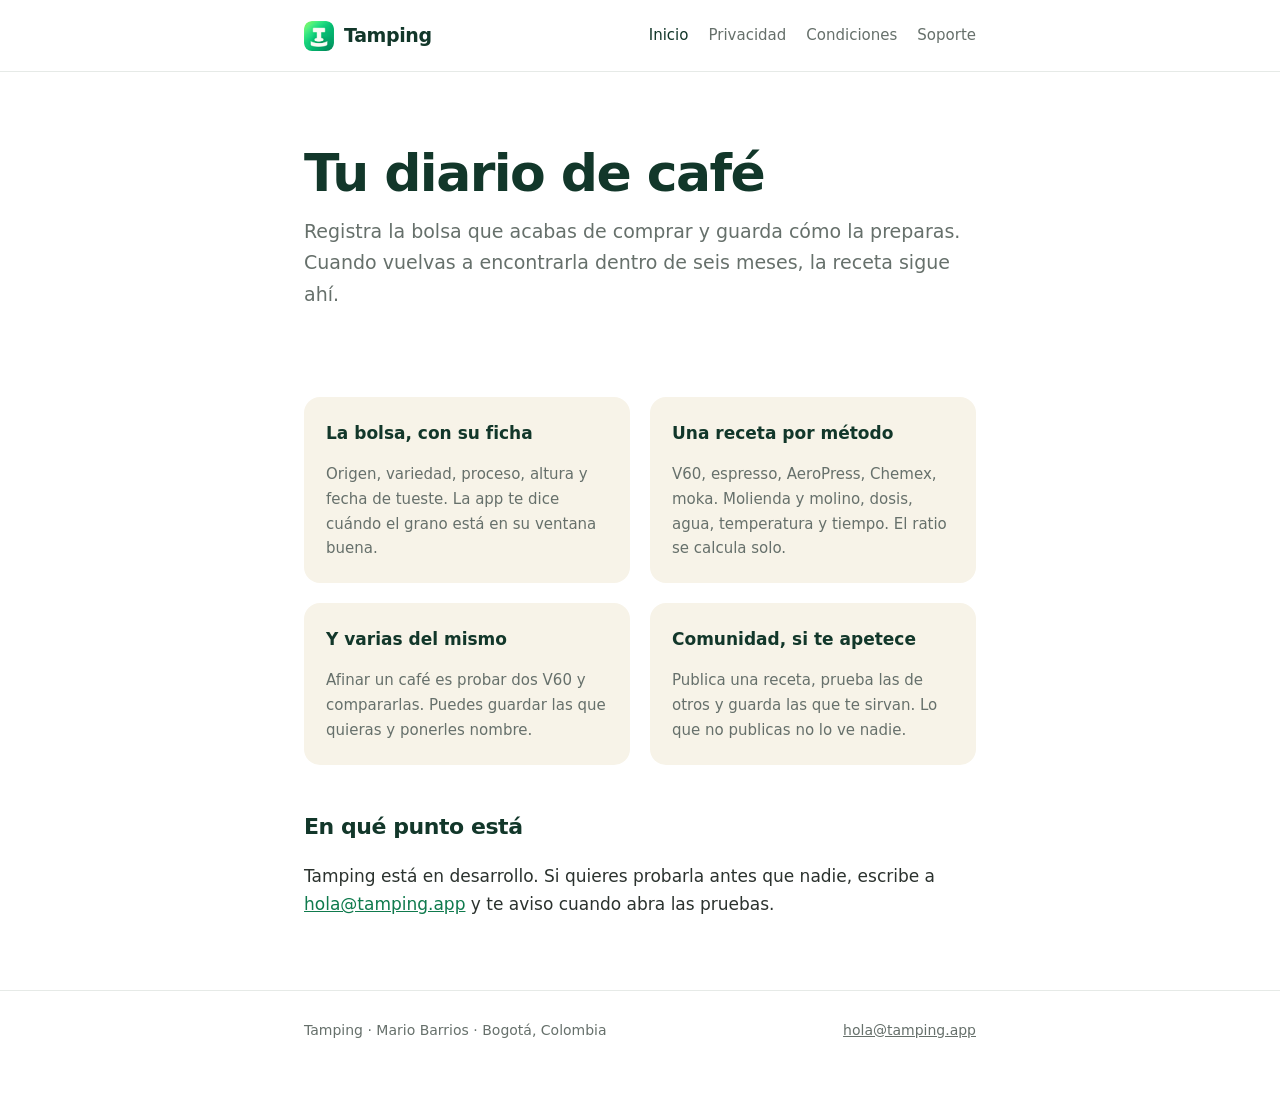
<file: index.html>
<!doctype html>
<html lang="es">
<head>
<meta charset="utf-8">
<meta name="viewport" content="width=device-width, initial-scale=1">
<title>Tamping · Tu diario de café</title>
<meta name="description" content="Registra los cafés que compras y cómo los preparas. Guarda tus recetas por método y compártelas con otros baristas.">
<link rel="icon" href="icono.png">
<link rel="stylesheet" href="estilo.css">
</head>
<body>
<header>
  <div class="contenedor">
    <a class="marca" href="/"><img src="icono.png" alt=""> Tamping</a>
    <nav>
      <a href="/" aria-current="page">Inicio</a>
      <a href="/privacidad.html">Privacidad</a>
      <a href="/terminos.html">Condiciones</a>
      <a href="/soporte.html">Soporte</a>
    </nav>
  </div>
</header>
<main class="contenedor">
<section class="portada">
  <h1>Tu diario de café</h1>
  <p class="entradilla">Registra la bolsa que acabas de comprar y guarda cómo la preparas. Cuando vuelvas a encontrarla dentro de seis meses, la receta sigue ahí.</p>
</section>

<div class="rasgos">
  <div class="rasgo">
    <h3>La bolsa, con su ficha</h3>
    <p>Origen, variedad, proceso, altura y fecha de tueste. La app te dice cuándo el grano está en su ventana buena.</p>
  </div>
  <div class="rasgo">
    <h3>Una receta por método</h3>
    <p>V60, espresso, AeroPress, Chemex, moka. Molienda y molino, dosis, agua, temperatura y tiempo. El ratio se calcula solo.</p>
  </div>
  <div class="rasgo">
    <h3>Y varias del mismo</h3>
    <p>Afinar un café es probar dos V60 y compararlas. Puedes guardar las que quieras y ponerles nombre.</p>
  </div>
  <div class="rasgo">
    <h3>Comunidad, si te apetece</h3>
    <p>Publica una receta, prueba las de otros y guarda las que te sirvan. Lo que no publicas no lo ve nadie.</p>
  </div>
</div>

<h2>En qué punto está</h2>
<p>Tamping está en desarrollo. Si quieres probarla antes que nadie, escribe a <a href="mailto:hola@tamping.app">hola@tamping.app</a> y te aviso cuando abra las pruebas.</p>
</main>
<footer>
  <div class="contenedor">
    <span>Tamping · Mario Barrios · Bogotá, Colombia</span>
    <span><a href="mailto:hola@tamping.app">hola@tamping.app</a></span>
  </div>
</footer>
</body>
</html>
</file>
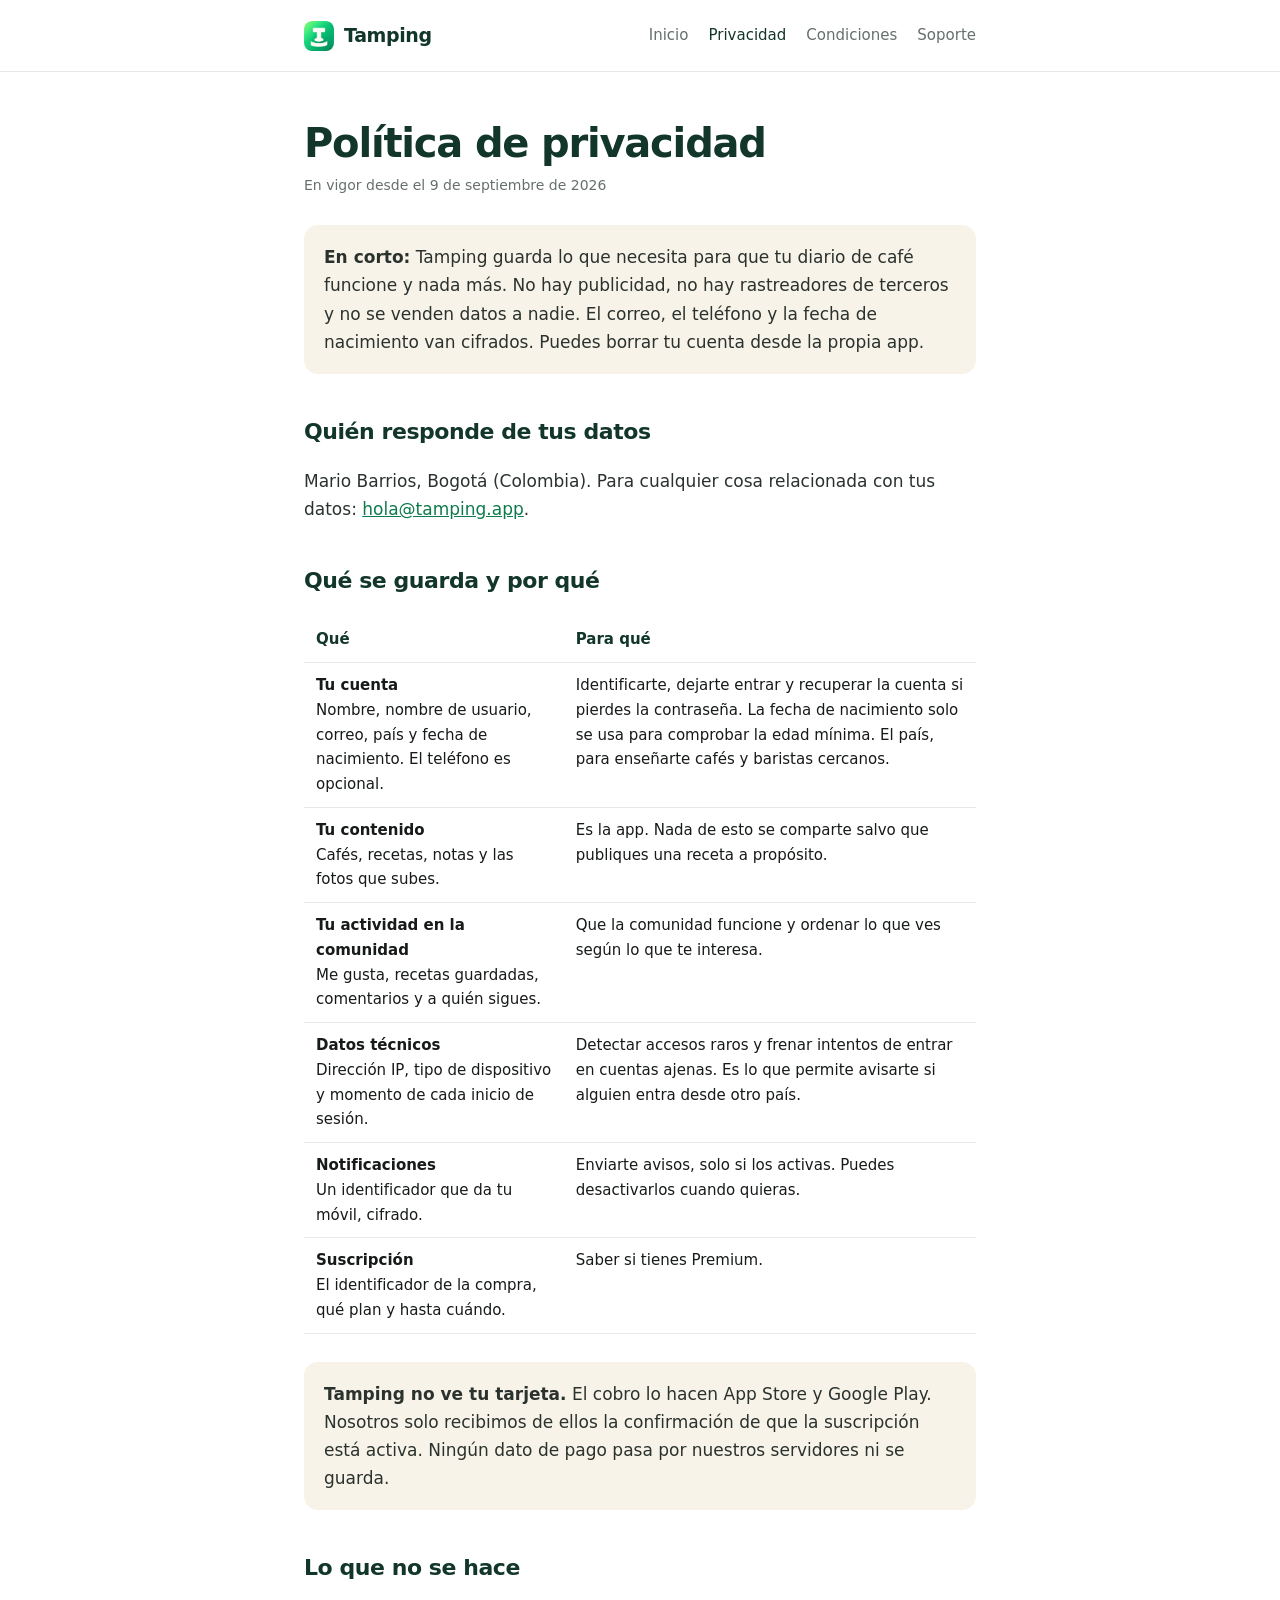
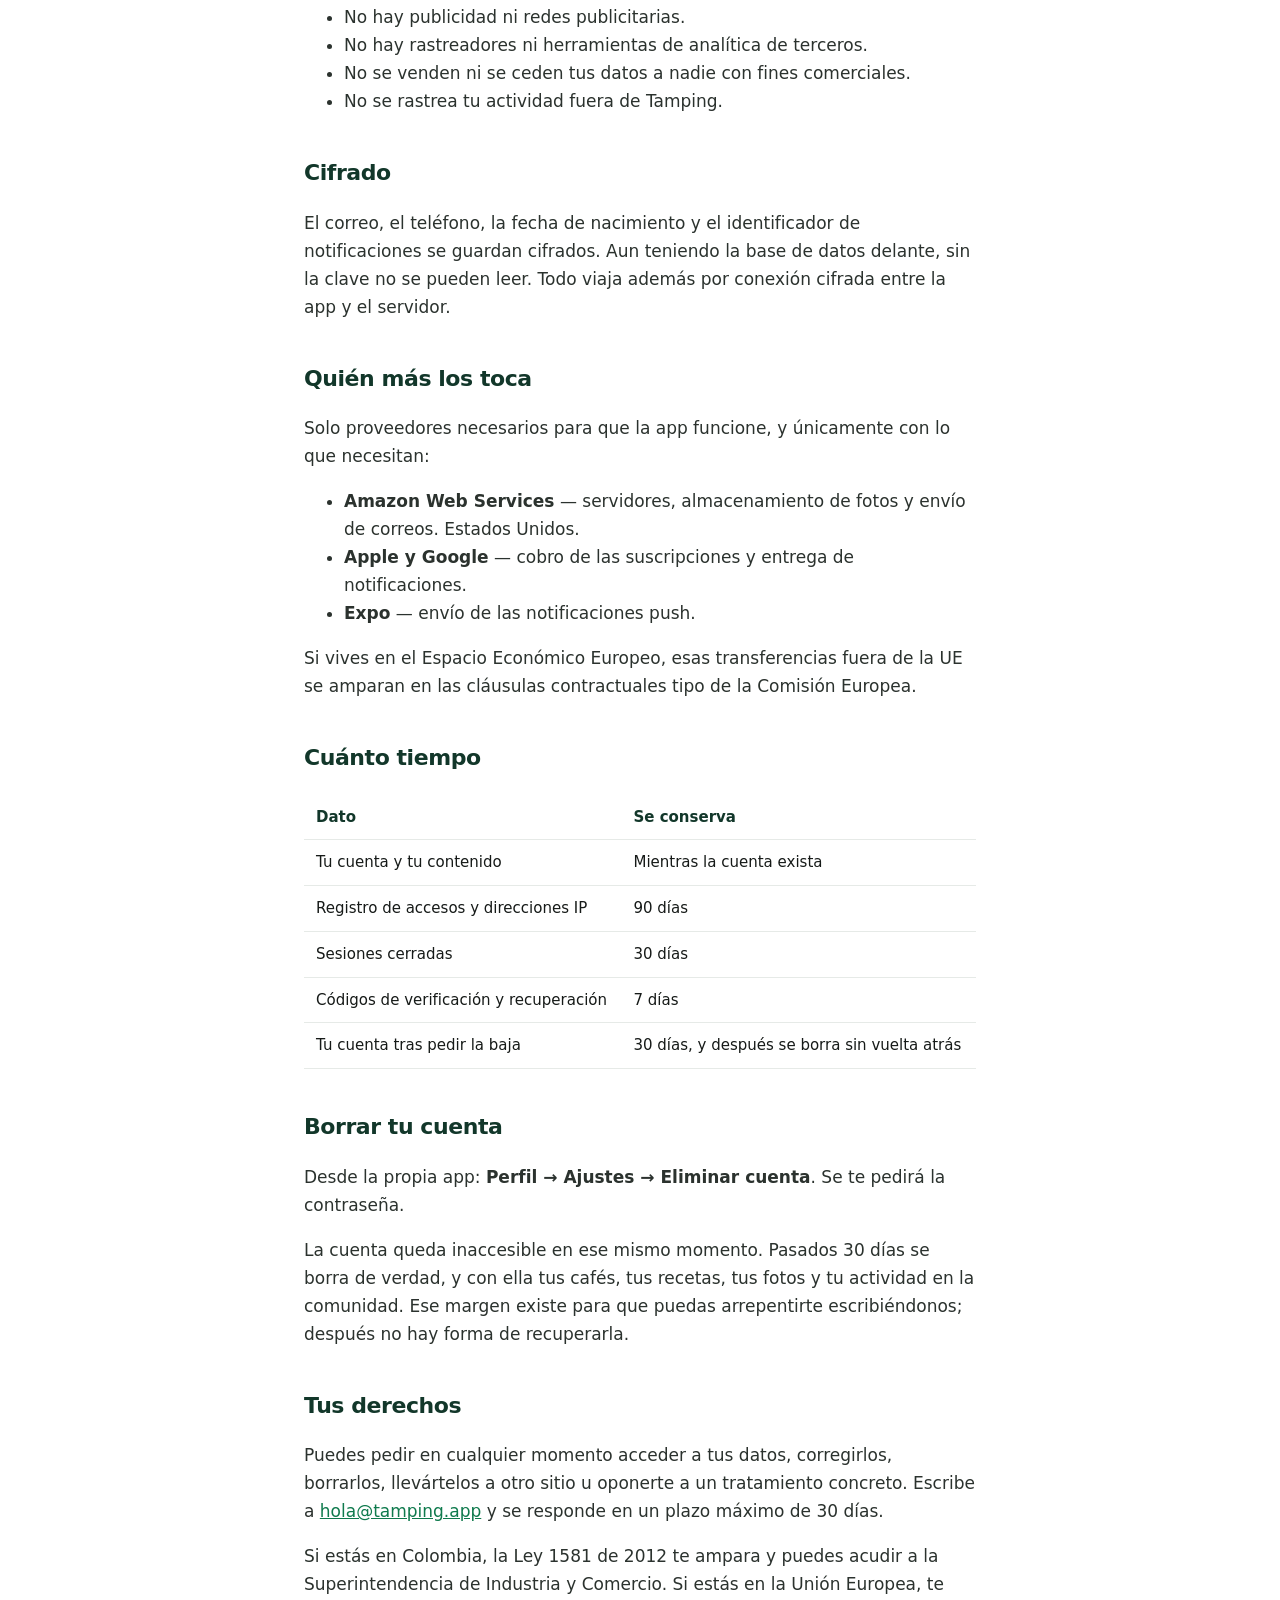
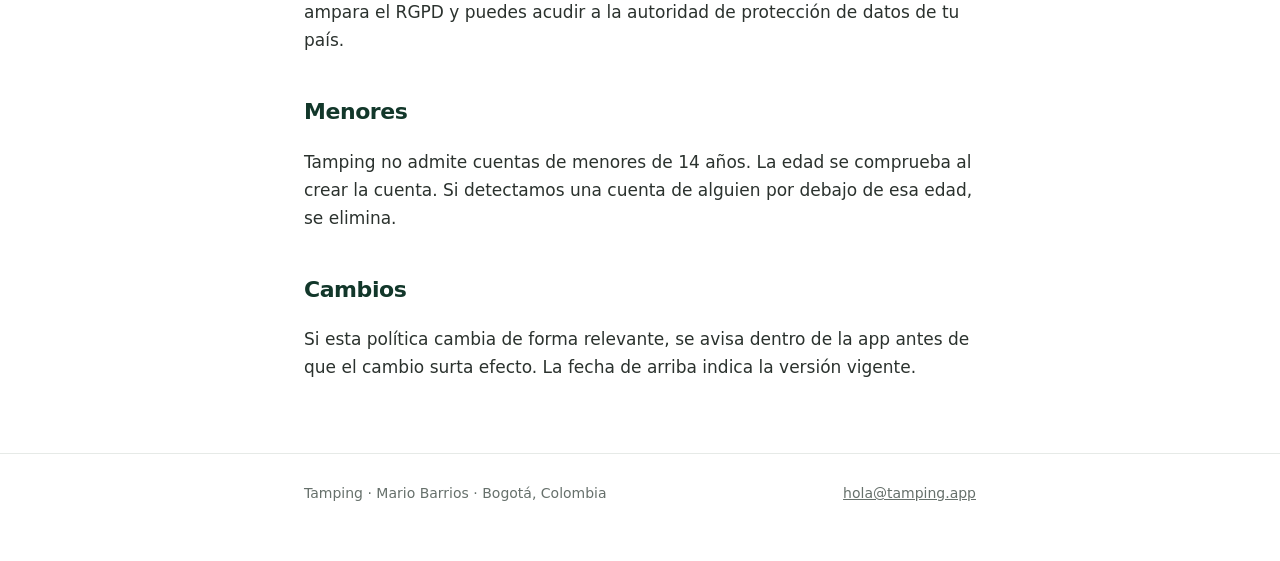
<file: privacidad.html>
<!doctype html>
<html lang="es">
<head>
<meta charset="utf-8">
<meta name="viewport" content="width=device-width, initial-scale=1">
<title>Privacidad · Tamping</title>
<meta name="description" content="Qué datos guarda Tamping, para qué, cuánto tiempo y cómo pedir que se borren.">
<link rel="icon" href="icono.png">
<link rel="stylesheet" href="estilo.css">
</head>
<body>
<header>
  <div class="contenedor">
    <a class="marca" href="/"><img src="icono.png" alt=""> Tamping</a>
    <nav>
      <a href="/">Inicio</a>
      <a href="/privacidad.html" aria-current="page">Privacidad</a>
      <a href="/terminos.html">Condiciones</a>
      <a href="/soporte.html">Soporte</a>
    </nav>
  </div>
</header>
<main class="contenedor">
<h1>Política de privacidad</h1>
<p class="fecha">En vigor desde el 9 de septiembre de 2026</p>

<div class="aviso">
  <p><strong>En corto:</strong> Tamping guarda lo que necesita para que tu diario de café funcione y nada más. No hay publicidad, no hay rastreadores de terceros y no se venden datos a nadie. El correo, el teléfono y la fecha de nacimiento van cifrados. Puedes borrar tu cuenta desde la propia app.</p>
</div>

<h2>Quién responde de tus datos</h2>
<p>Mario Barrios, Bogotá (Colombia). Para cualquier cosa relacionada con tus datos: <a href="mailto:hola@tamping.app">hola@tamping.app</a>.</p>

<h2>Qué se guarda y por qué</h2>

<table>
  <tr><th>Qué</th><th>Para qué</th></tr>
  <tr>
    <td><strong>Tu cuenta</strong><br>Nombre, nombre de usuario, correo, país y fecha de nacimiento. El teléfono es opcional.</td>
    <td>Identificarte, dejarte entrar y recuperar la cuenta si pierdes la contraseña. La fecha de nacimiento solo se usa para comprobar la edad mínima. El país, para enseñarte cafés y baristas cercanos.</td>
  </tr>
  <tr>
    <td><strong>Tu contenido</strong><br>Cafés, recetas, notas y las fotos que subes.</td>
    <td>Es la app. Nada de esto se comparte salvo que publiques una receta a propósito.</td>
  </tr>
  <tr>
    <td><strong>Tu actividad en la comunidad</strong><br>Me gusta, recetas guardadas, comentarios y a quién sigues.</td>
    <td>Que la comunidad funcione y ordenar lo que ves según lo que te interesa.</td>
  </tr>
  <tr>
    <td><strong>Datos técnicos</strong><br>Dirección IP, tipo de dispositivo y momento de cada inicio de sesión.</td>
    <td>Detectar accesos raros y frenar intentos de entrar en cuentas ajenas. Es lo que permite avisarte si alguien entra desde otro país.</td>
  </tr>
  <tr>
    <td><strong>Notificaciones</strong><br>Un identificador que da tu móvil, cifrado.</td>
    <td>Enviarte avisos, solo si los activas. Puedes desactivarlos cuando quieras.</td>
  </tr>
  <tr>
    <td><strong>Suscripción</strong><br>El identificador de la compra, qué plan y hasta cuándo.</td>
    <td>Saber si tienes Premium.</td>
  </tr>
</table>

<div class="aviso">
  <p><strong>Tamping no ve tu tarjeta.</strong> El cobro lo hacen App Store y Google Play. Nosotros solo recibimos de ellos la confirmación de que la suscripción está activa. Ningún dato de pago pasa por nuestros servidores ni se guarda.</p>
</div>

<h2>Lo que no se hace</h2>
<ul>
  <li>No hay publicidad ni redes publicitarias.</li>
  <li>No hay rastreadores ni herramientas de analítica de terceros.</li>
  <li>No se venden ni se ceden tus datos a nadie con fines comerciales.</li>
  <li>No se rastrea tu actividad fuera de Tamping.</li>
</ul>

<h2>Cifrado</h2>
<p>El correo, el teléfono, la fecha de nacimiento y el identificador de notificaciones se guardan cifrados. Aun teniendo la base de datos delante, sin la clave no se pueden leer. Todo viaja además por conexión cifrada entre la app y el servidor.</p>

<h2>Quién más los toca</h2>
<p>Solo proveedores necesarios para que la app funcione, y únicamente con lo que necesitan:</p>
<ul>
  <li><strong>Amazon Web Services</strong> — servidores, almacenamiento de fotos y envío de correos. Estados Unidos.</li>
  <li><strong>Apple y Google</strong> — cobro de las suscripciones y entrega de notificaciones.</li>
  <li><strong>Expo</strong> — envío de las notificaciones push.</li>
</ul>
<p>Si vives en el Espacio Económico Europeo, esas transferencias fuera de la UE se amparan en las cláusulas contractuales tipo de la Comisión Europea.</p>

<h2>Cuánto tiempo</h2>
<table>
  <tr><th>Dato</th><th>Se conserva</th></tr>
  <tr><td>Tu cuenta y tu contenido</td><td>Mientras la cuenta exista</td></tr>
  <tr><td>Registro de accesos y direcciones IP</td><td>90 días</td></tr>
  <tr><td>Sesiones cerradas</td><td>30 días</td></tr>
  <tr><td>Códigos de verificación y recuperación</td><td>7 días</td></tr>
  <tr><td>Tu cuenta tras pedir la baja</td><td>30 días, y después se borra sin vuelta atrás</td></tr>
</table>

<h2>Borrar tu cuenta</h2>
<p>Desde la propia app: <strong>Perfil → Ajustes → Eliminar cuenta</strong>. Se te pedirá la contraseña.</p>
<p>La cuenta queda inaccesible en ese mismo momento. Pasados 30 días se borra de verdad, y con ella tus cafés, tus recetas, tus fotos y tu actividad en la comunidad. Ese margen existe para que puedas arrepentirte escribiéndonos; después no hay forma de recuperarla.</p>

<h2>Tus derechos</h2>
<p>Puedes pedir en cualquier momento acceder a tus datos, corregirlos, borrarlos, llevártelos a otro sitio u oponerte a un tratamiento concreto. Escribe a <a href="mailto:hola@tamping.app">hola@tamping.app</a> y se responde en un plazo máximo de 30 días.</p>
<p>Si estás en Colombia, la Ley 1581 de 2012 te ampara y puedes acudir a la Superintendencia de Industria y Comercio. Si estás en la Unión Europea, te ampara el RGPD y puedes acudir a la autoridad de protección de datos de tu país.</p>

<h2>Menores</h2>
<p>Tamping no admite cuentas de menores de 14 años. La edad se comprueba al crear la cuenta. Si detectamos una cuenta de alguien por debajo de esa edad, se elimina.</p>

<h2>Cambios</h2>
<p>Si esta política cambia de forma relevante, se avisa dentro de la app antes de que el cambio surta efecto. La fecha de arriba indica la versión vigente.</p>
</main>
<footer>
  <div class="contenedor">
    <span>Tamping · Mario Barrios · Bogotá, Colombia</span>
    <span><a href="mailto:hola@tamping.app">hola@tamping.app</a></span>
  </div>
</footer>
</body>
</html>
</file>
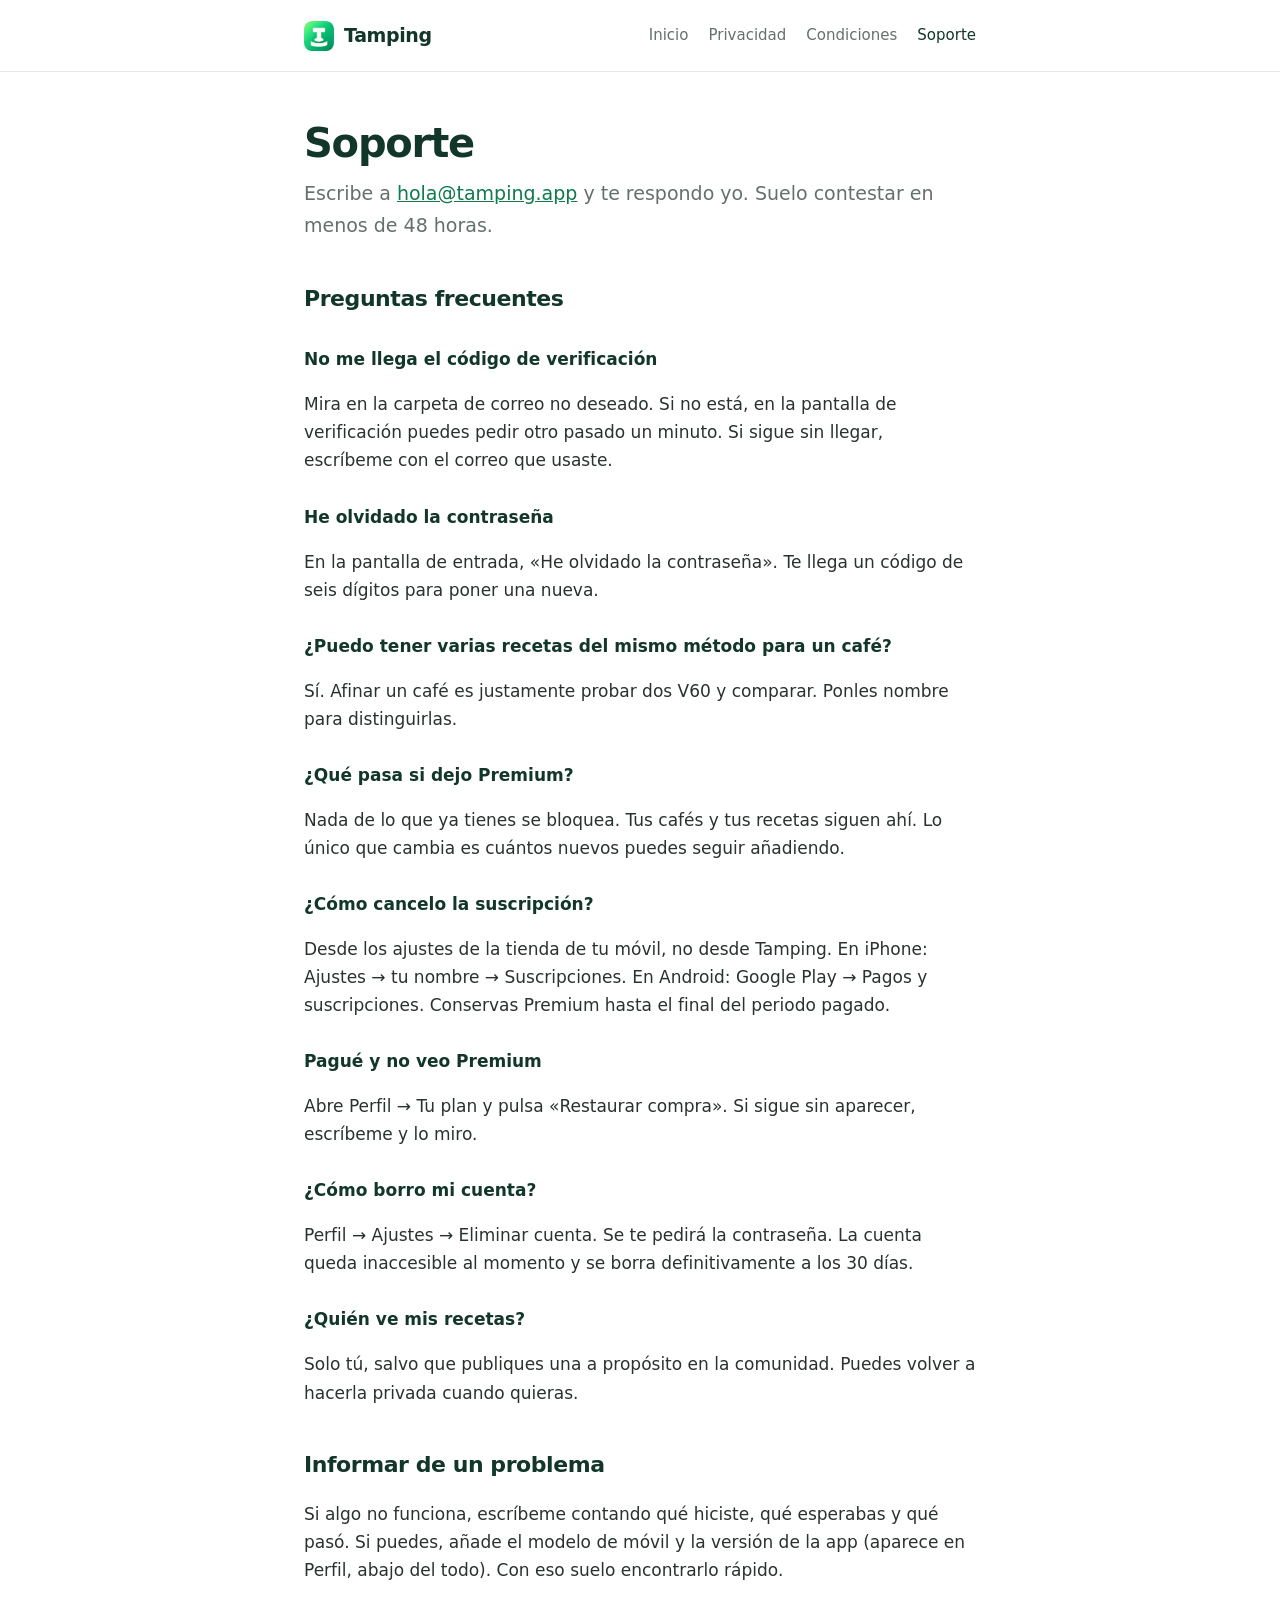
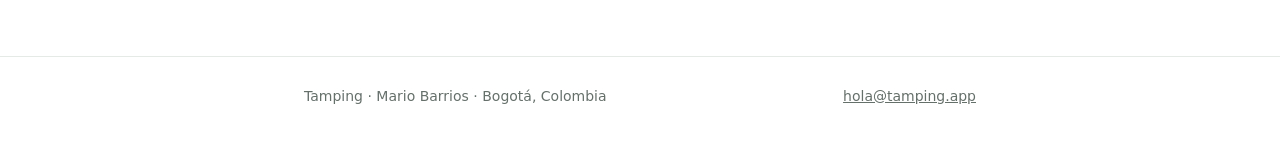
<file: soporte.html>
<!doctype html>
<html lang="es">
<head>
<meta charset="utf-8">
<meta name="viewport" content="width=device-width, initial-scale=1">
<title>Soporte · Tamping</title>
<meta name="description" content="Ayuda con Tamping: contacto, preguntas frecuentes, suscripción y cuenta.">
<link rel="icon" href="icono.png">
<link rel="stylesheet" href="estilo.css">
</head>
<body>
<header>
  <div class="contenedor">
    <a class="marca" href="/"><img src="icono.png" alt=""> Tamping</a>
    <nav>
      <a href="/">Inicio</a>
      <a href="/privacidad.html">Privacidad</a>
      <a href="/terminos.html">Condiciones</a>
      <a href="/soporte.html" aria-current="page">Soporte</a>
    </nav>
  </div>
</header>
<main class="contenedor">
<h1>Soporte</h1>
<p class="entradilla">Escribe a <a href="mailto:hola@tamping.app">hola@tamping.app</a> y te respondo yo. Suelo contestar en menos de 48 horas.</p>

<h2>Preguntas frecuentes</h2>

<h3>No me llega el código de verificación</h3>
<p>Mira en la carpeta de correo no deseado. Si no está, en la pantalla de verificación puedes pedir otro pasado un minuto. Si sigue sin llegar, escríbeme con el correo que usaste.</p>

<h3>He olvidado la contraseña</h3>
<p>En la pantalla de entrada, «He olvidado la contraseña». Te llega un código de seis dígitos para poner una nueva.</p>

<h3>¿Puedo tener varias recetas del mismo método para un café?</h3>
<p>Sí. Afinar un café es justamente probar dos V60 y comparar. Ponles nombre para distinguirlas.</p>

<h3>¿Qué pasa si dejo Premium?</h3>
<p>Nada de lo que ya tienes se bloquea. Tus cafés y tus recetas siguen ahí. Lo único que cambia es cuántos nuevos puedes seguir añadiendo.</p>

<h3>¿Cómo cancelo la suscripción?</h3>
<p>Desde los ajustes de la tienda de tu móvil, no desde Tamping. En iPhone: Ajustes → tu nombre → Suscripciones. En Android: Google Play → Pagos y suscripciones. Conservas Premium hasta el final del periodo pagado.</p>

<h3>Pagué y no veo Premium</h3>
<p>Abre Perfil → Tu plan y pulsa «Restaurar compra». Si sigue sin aparecer, escríbeme y lo miro.</p>

<h3>¿Cómo borro mi cuenta?</h3>
<p>Perfil → Ajustes → Eliminar cuenta. Se te pedirá la contraseña. La cuenta queda inaccesible al momento y se borra definitivamente a los 30 días.</p>

<h3>¿Quién ve mis recetas?</h3>
<p>Solo tú, salvo que publiques una a propósito en la comunidad. Puedes volver a hacerla privada cuando quieras.</p>

<h2>Informar de un problema</h2>
<p>Si algo no funciona, escríbeme contando qué hiciste, qué esperabas y qué pasó. Si puedes, añade el modelo de móvil y la versión de la app (aparece en Perfil, abajo del todo). Con eso suelo encontrarlo rápido.</p>
</main>
<footer>
  <div class="contenedor">
    <span>Tamping · Mario Barrios · Bogotá, Colombia</span>
    <span><a href="mailto:hola@tamping.app">hola@tamping.app</a></span>
  </div>
</footer>
</body>
</html>
</file>
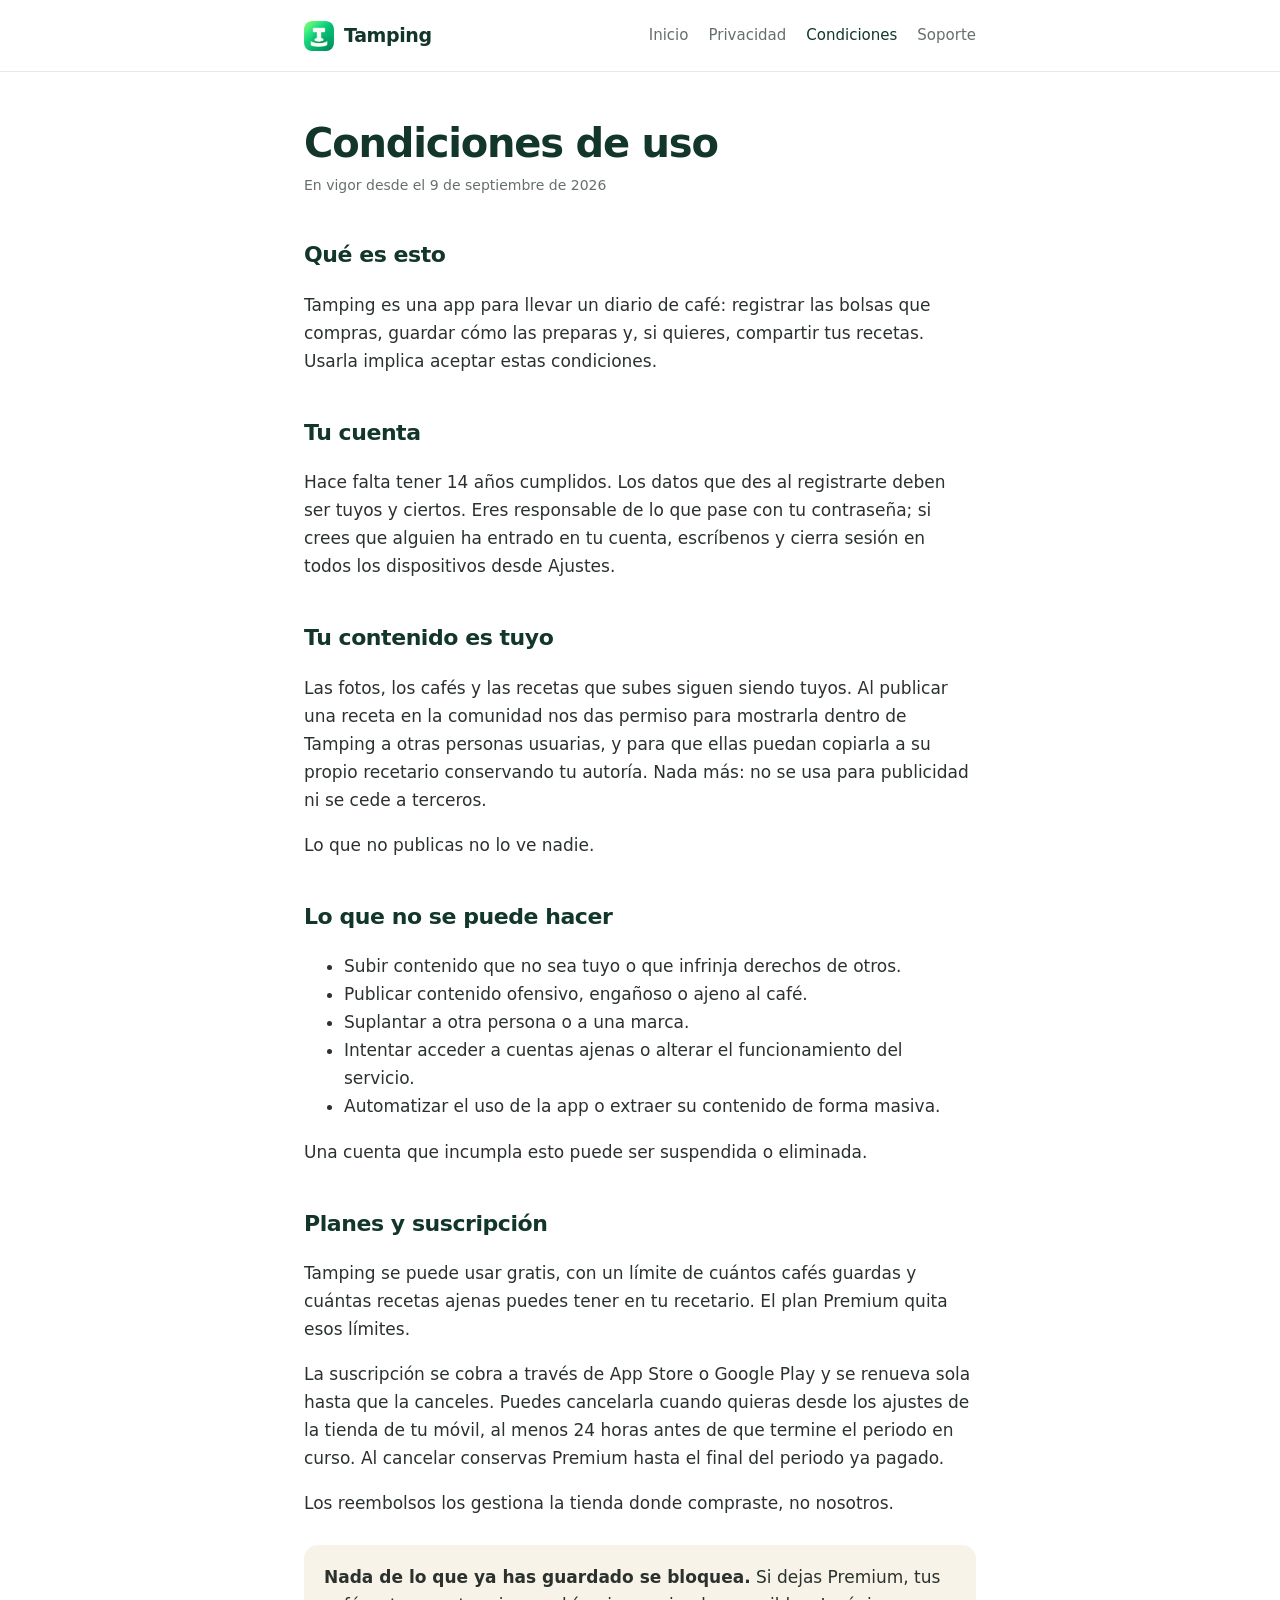
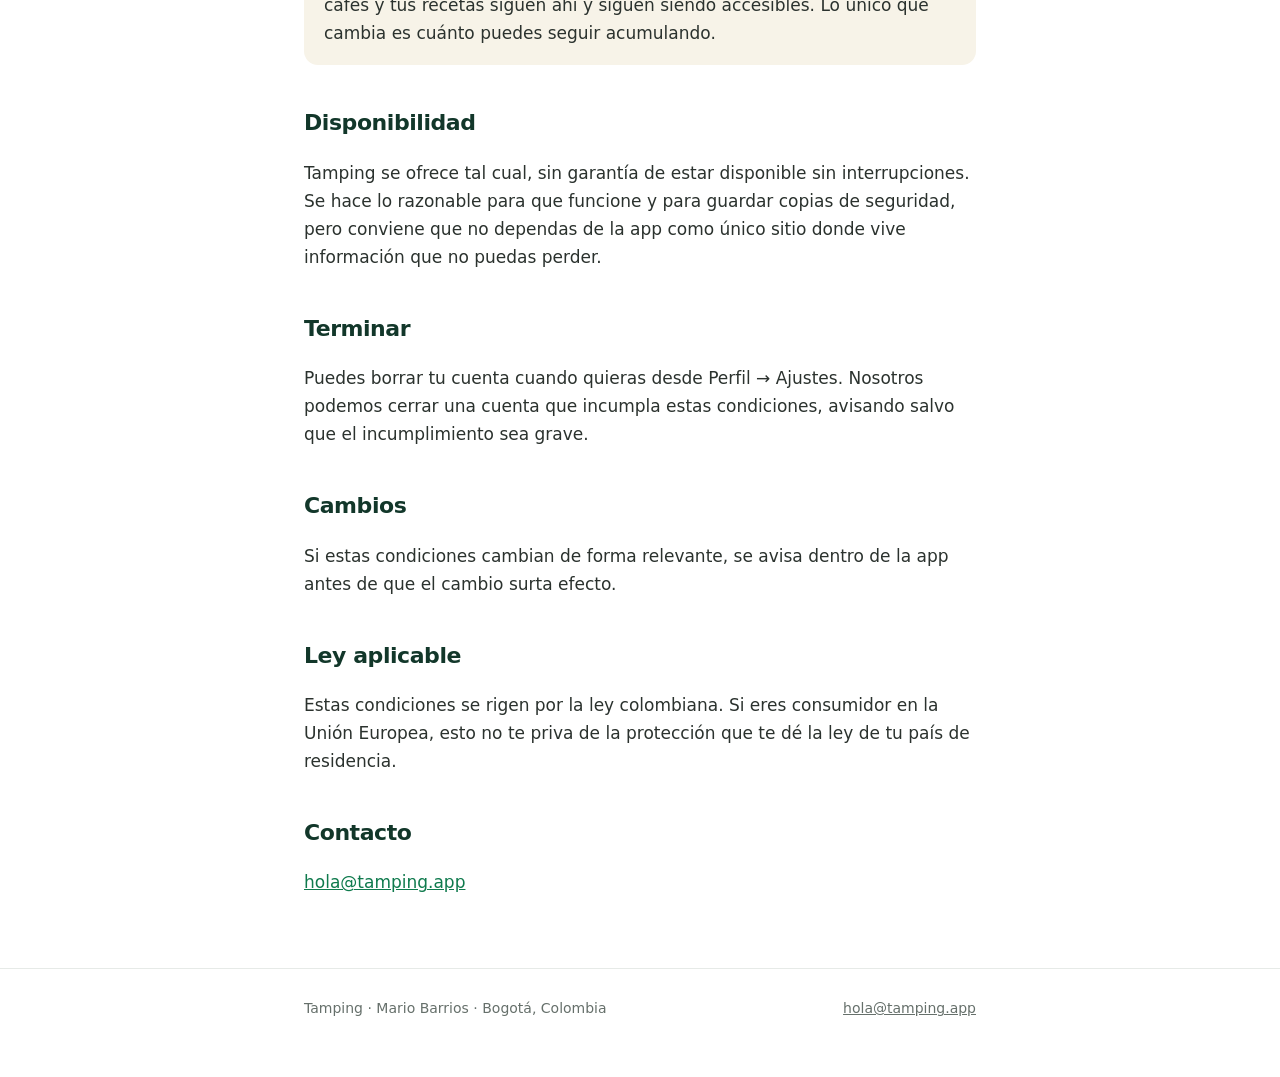
<file: terminos.html>
<!doctype html>
<html lang="es">
<head>
<meta charset="utf-8">
<meta name="viewport" content="width=device-width, initial-scale=1">
<title>Condiciones de uso · Tamping</title>
<meta name="description" content="Condiciones de uso de Tamping: cuenta, contenido, suscripción y cancelación.">
<link rel="icon" href="icono.png">
<link rel="stylesheet" href="estilo.css">
</head>
<body>
<header>
  <div class="contenedor">
    <a class="marca" href="/"><img src="icono.png" alt=""> Tamping</a>
    <nav>
      <a href="/">Inicio</a>
      <a href="/privacidad.html">Privacidad</a>
      <a href="/terminos.html" aria-current="page">Condiciones</a>
      <a href="/soporte.html">Soporte</a>
    </nav>
  </div>
</header>
<main class="contenedor">
<h1>Condiciones de uso</h1>
<p class="fecha">En vigor desde el 9 de septiembre de 2026</p>

<h2>Qué es esto</h2>
<p>Tamping es una app para llevar un diario de café: registrar las bolsas que compras, guardar cómo las preparas y, si quieres, compartir tus recetas. Usarla implica aceptar estas condiciones.</p>

<h2>Tu cuenta</h2>
<p>Hace falta tener 14 años cumplidos. Los datos que des al registrarte deben ser tuyos y ciertos. Eres responsable de lo que pase con tu contraseña; si crees que alguien ha entrado en tu cuenta, escríbenos y cierra sesión en todos los dispositivos desde Ajustes.</p>

<h2>Tu contenido es tuyo</h2>
<p>Las fotos, los cafés y las recetas que subes siguen siendo tuyos. Al publicar una receta en la comunidad nos das permiso para mostrarla dentro de Tamping a otras personas usuarias, y para que ellas puedan copiarla a su propio recetario conservando tu autoría. Nada más: no se usa para publicidad ni se cede a terceros.</p>
<p>Lo que no publicas no lo ve nadie.</p>

<h2>Lo que no se puede hacer</h2>
<ul>
  <li>Subir contenido que no sea tuyo o que infrinja derechos de otros.</li>
  <li>Publicar contenido ofensivo, engañoso o ajeno al café.</li>
  <li>Suplantar a otra persona o a una marca.</li>
  <li>Intentar acceder a cuentas ajenas o alterar el funcionamiento del servicio.</li>
  <li>Automatizar el uso de la app o extraer su contenido de forma masiva.</li>
</ul>
<p>Una cuenta que incumpla esto puede ser suspendida o eliminada.</p>

<h2>Planes y suscripción</h2>
<p>Tamping se puede usar gratis, con un límite de cuántos cafés guardas y cuántas recetas ajenas puedes tener en tu recetario. El plan Premium quita esos límites.</p>
<p>La suscripción se cobra a través de App Store o Google Play y se renueva sola hasta que la canceles. Puedes cancelarla cuando quieras desde los ajustes de la tienda de tu móvil, al menos 24 horas antes de que termine el periodo en curso. Al cancelar conservas Premium hasta el final del periodo ya pagado.</p>
<p>Los reembolsos los gestiona la tienda donde compraste, no nosotros.</p>

<div class="aviso">
  <p><strong>Nada de lo que ya has guardado se bloquea.</strong> Si dejas Premium, tus cafés y tus recetas siguen ahí y siguen siendo accesibles. Lo único que cambia es cuánto puedes seguir acumulando.</p>
</div>

<h2>Disponibilidad</h2>
<p>Tamping se ofrece tal cual, sin garantía de estar disponible sin interrupciones. Se hace lo razonable para que funcione y para guardar copias de seguridad, pero conviene que no dependas de la app como único sitio donde vive información que no puedas perder.</p>

<h2>Terminar</h2>
<p>Puedes borrar tu cuenta cuando quieras desde Perfil → Ajustes. Nosotros podemos cerrar una cuenta que incumpla estas condiciones, avisando salvo que el incumplimiento sea grave.</p>

<h2>Cambios</h2>
<p>Si estas condiciones cambian de forma relevante, se avisa dentro de la app antes de que el cambio surta efecto.</p>

<h2>Ley aplicable</h2>
<p>Estas condiciones se rigen por la ley colombiana. Si eres consumidor en la Unión Europea, esto no te priva de la protección que te dé la ley de tu país de residencia.</p>

<h2>Contacto</h2>
<p><a href="mailto:hola@tamping.app">hola@tamping.app</a></p>
</main>
<footer>
  <div class="contenedor">
    <span>Tamping · Mario Barrios · Bogotá, Colombia</span>
    <span><a href="mailto:hola@tamping.app">hola@tamping.app</a></span>
  </div>
</footer>
</body>
</html>
</file>
<file: estilo.css>
/* Identidad de Tamping, en la web. Los mismos valores que los tokens de la app. */
:root {
  --verde: #18c878;
  --verde-oscuro: #12372a;
  --lima: #73e36b;
  --crema: #f7f3e8;
  --tinta: #161a18;
  --apagado: #66706b;
  --borde: #e6eae7;
  --fondo: #ffffff;
}

* { box-sizing: border-box; }

body {
  margin: 0;
  background: var(--fondo);
  color: var(--tinta);
  font-family: -apple-system, BlinkMacSystemFont, "Segoe UI", Inter, system-ui, sans-serif;
  font-size: 17px;
  line-height: 1.65;
  -webkit-font-smoothing: antialiased;
}

.contenedor { max-width: 720px; margin: 0 auto; padding: 0 24px; }

header {
  border-bottom: 1px solid var(--borde);
  padding: 20px 0;
  position: sticky;
  top: 0;
  background: rgba(255, 255, 255, 0.92);
  backdrop-filter: saturate(180%) blur(12px);
  z-index: 10;
}

header .contenedor { display: flex; align-items: center; justify-content: space-between; gap: 16px; }

.marca { display: flex; align-items: center; gap: 10px; text-decoration: none; color: var(--verde-oscuro); font-weight: 800; font-size: 19px; letter-spacing: -0.02em; }
.marca img { width: 30px; height: 30px; border-radius: 8px; }

nav { display: flex; gap: 20px; flex-wrap: wrap; }
nav a { color: var(--apagado); text-decoration: none; font-size: 15px; font-weight: 500; }
nav a:hover, nav a[aria-current="page"] { color: var(--verde-oscuro); }

h1 { font-size: 40px; line-height: 1.15; letter-spacing: -0.03em; color: var(--verde-oscuro); margin: 48px 0 12px; }
h2 { font-size: 22px; letter-spacing: -0.02em; color: var(--verde-oscuro); margin: 40px 0 10px; }
h3 { font-size: 17px; color: var(--verde-oscuro); margin: 28px 0 6px; }

p, li { color: #2b322e; }
a { color: #0f7a4d; }

.entradilla { font-size: 19px; color: var(--apagado); margin-top: 0; }
.fecha { font-size: 14px; color: var(--apagado); margin-top: -4px; }

.aviso {
  background: var(--crema);
  border-radius: 14px;
  padding: 18px 20px;
  margin: 28px 0;
}
.aviso p { margin: 0; }

table { border-collapse: collapse; width: 100%; margin: 18px 0; font-size: 15px; }
th, td { text-align: left; padding: 10px 12px; border-bottom: 1px solid var(--borde); vertical-align: top; }
th { color: var(--verde-oscuro); font-weight: 700; }

footer {
  border-top: 1px solid var(--borde);
  margin-top: 72px;
  padding: 28px 0 56px;
  font-size: 14px;
  color: var(--apagado);
}
footer .contenedor { display: flex; justify-content: space-between; gap: 16px; flex-wrap: wrap; }
footer a { color: var(--apagado); }

/* Portada */
.portada { padding: 72px 0 24px; }
.portada h1 { margin-top: 0; font-size: 52px; }
.rasgos { display: grid; gap: 20px; grid-template-columns: repeat(auto-fit, minmax(220px, 1fr)); margin: 44px 0; }
.rasgo { background: var(--crema); border-radius: 16px; padding: 22px; }
.rasgo h3 { margin-top: 0; }
.rasgo p { margin-bottom: 0; font-size: 15px; color: var(--apagado); }

@media (max-width: 600px) {
  h1, .portada h1 { font-size: 32px; }
  body { font-size: 16px; }
}
</file>
